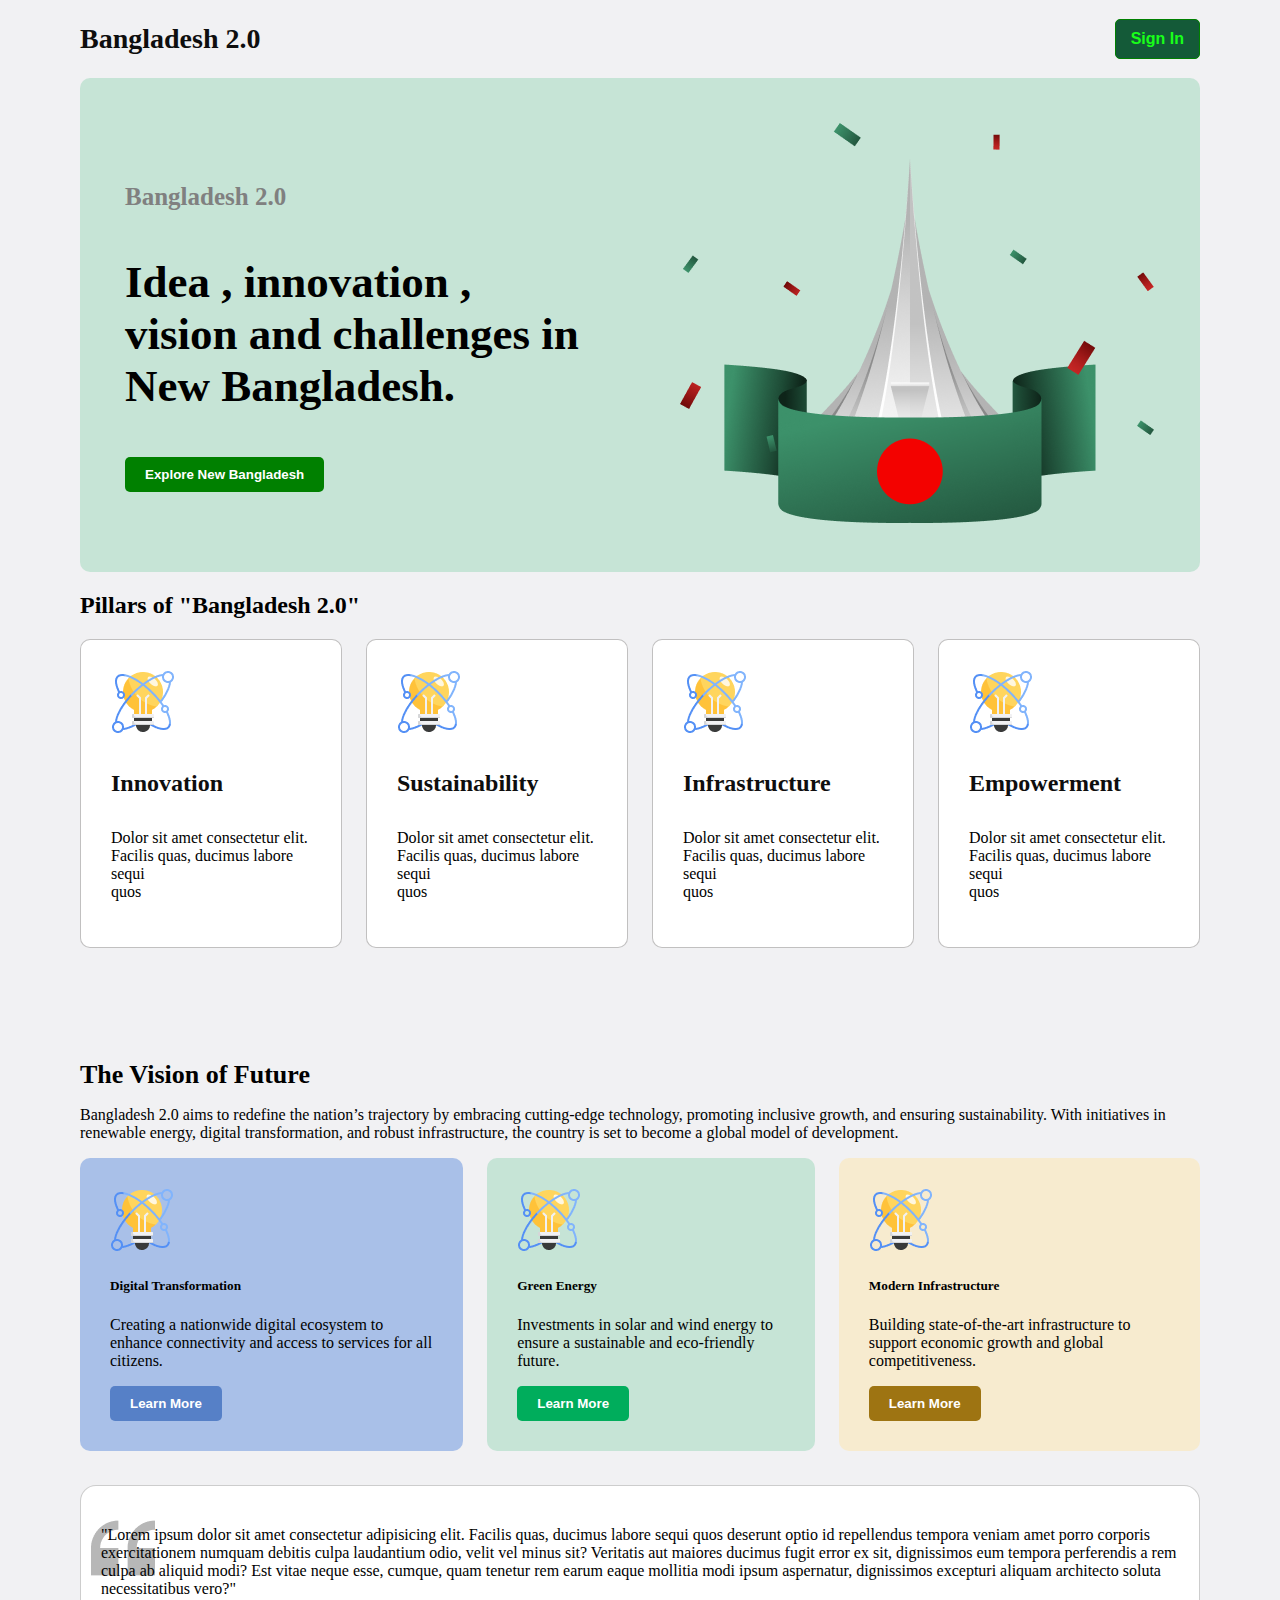
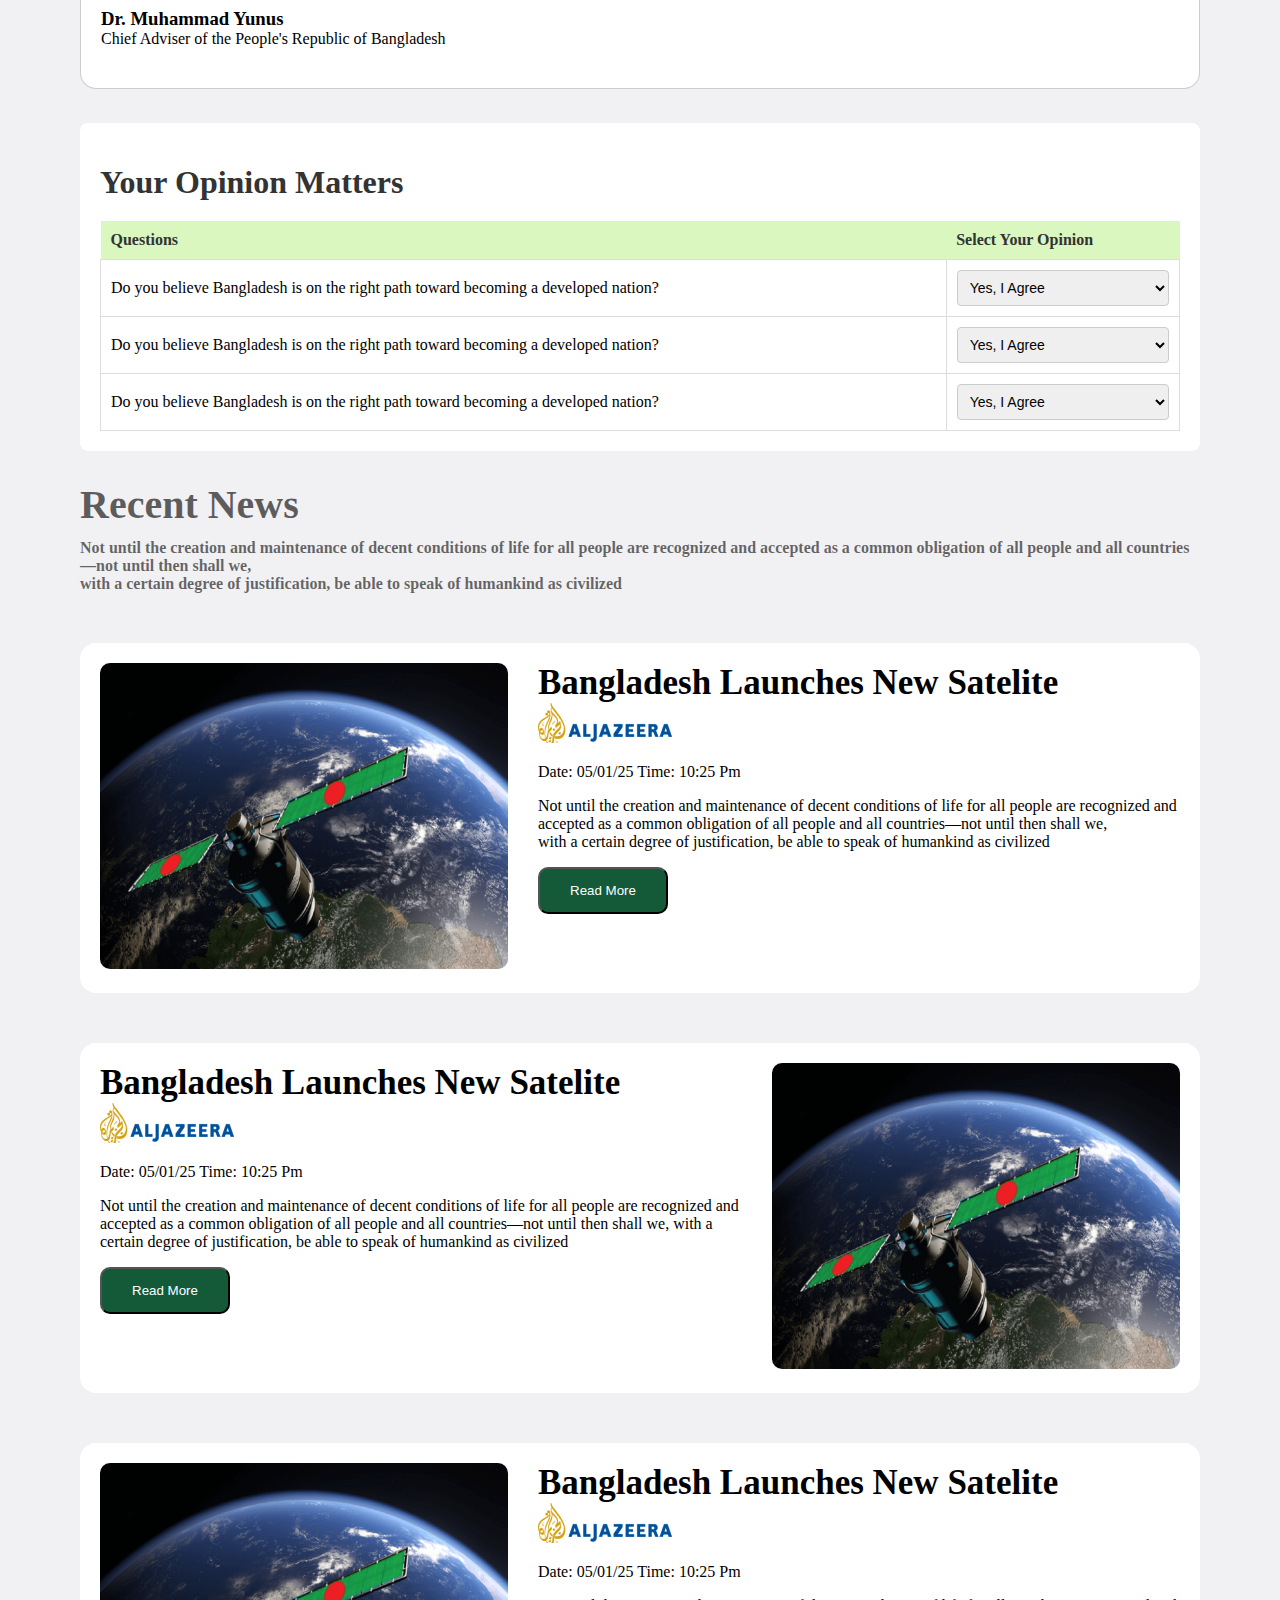
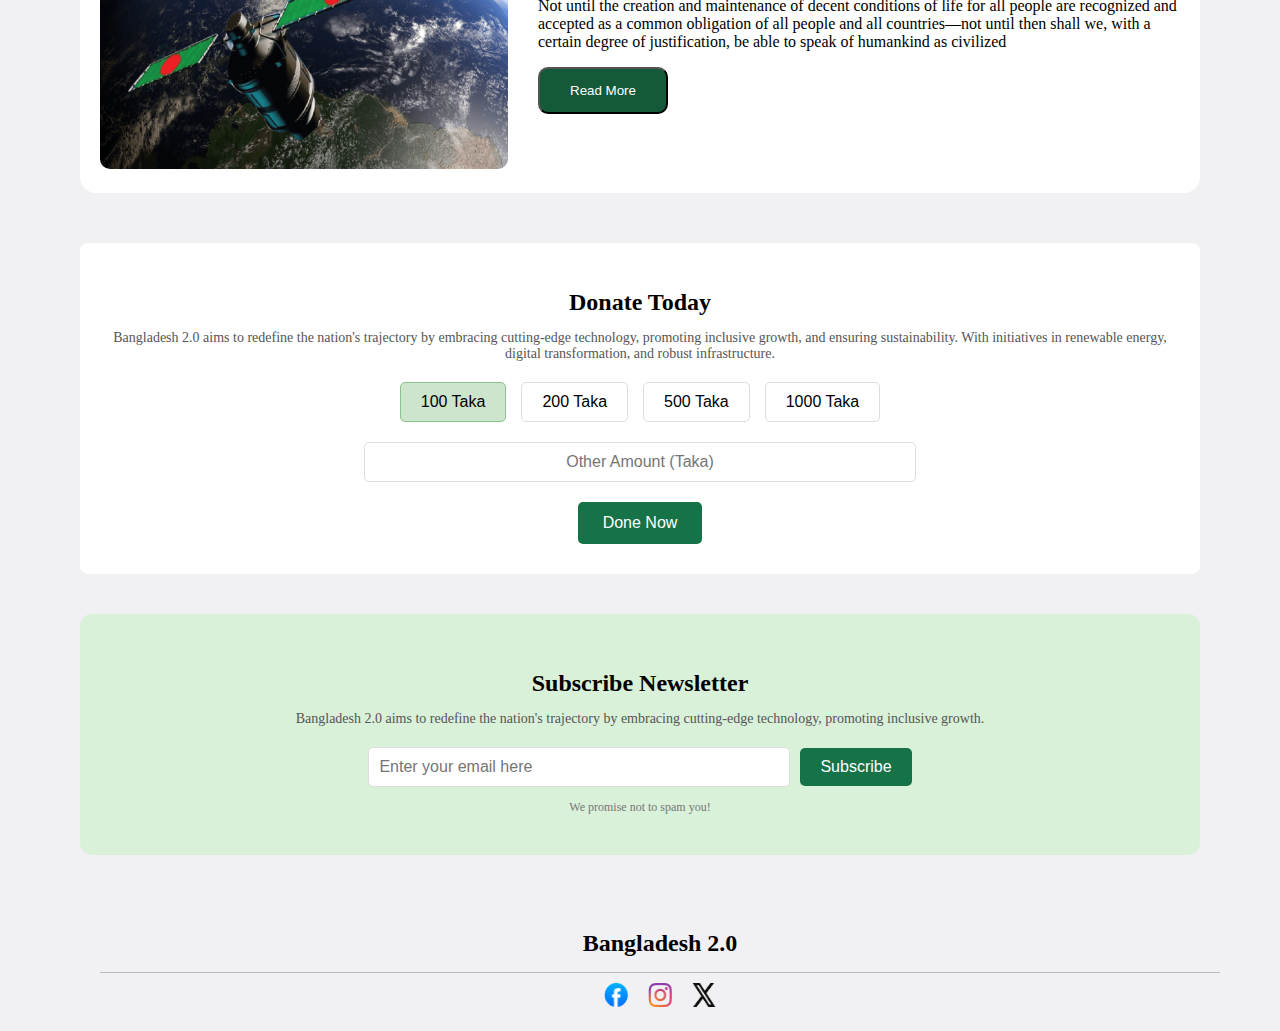
<file: index.html>
<!DOCTYPE html>
<html lang="en">

<head>
    <meta charset="UTF-8">
    <meta name="viewport" content="width=device-width, initial-scale=1.0">
    <title>assignment-1</title>
    <link rel="stylesheet" href="style/style.css">
</head>

<body>

    <header>
        <H2 class="title">Bangladesh 2.0</H2>
        <button  class="sign" ><a href="#">Sign In</a></button>
    </header> 

    <main>



        <section class="hero">
            <div class="div1">
                <p class="hero-header">Bangladesh 2.0</p>
                <h3>Idea , innovation , <br>
                    vision and challenges in <br> New Bangladesh.</h3>
                <button class="btn-hero"><a href="">Explore New Bangladesh</a></button>

            </div class="div2">




            <div>
                <img class="hero-img" src="image/hero.png" alt="">
            </div>

        </section>
        <section>





            <h2>Pillars of "Bangladesh 2.0"</h2>
            <div class="skills-container">
                <div class="skills">
                    <img src="image/card-icon.png" alt="">
                    <h4 class="skills-title">Innovation</h4>
                    <p class="skills-descrit">Dolor sit amet consectetur elit. Facilis quas, ducimus labore sequi
                        <br>quos
                    </p>
                </div>
                <div class="skills">
                    <img src="image/card-icon.png" alt="">
                    <h4 class="skills-title">Sustainability</h4>
                    <p class="skills-descrit">Dolor sit amet consectetur elit. Facilis quas, ducimus labore sequi
                        <br>quos
                    </p>
                </div>
                <div class="skills">
                    <img src="image/card-icon.png" alt="">
                    <h4 class="skills-title">Infrastructure</h4>
                    <p class="skills-descrit">Dolor sit amet consectetur elit. Facilis quas, ducimus labore sequi
                        <br>quos
                    </p>
                </div>
                <div class="skills">
                    <img src="image/card-icon.png" alt="">
                    <h4 class="skills-title">Empowerment</h4>
                    <p class="skills-descrit">Dolor sit amet consectetur elit. Facilis quas, ducimus labore sequi
                        <br>quos
                    </p>
                </div>
            </div>
            </div>
            <div>
                <div>
                    <h5 class="vision">The Vision of Future</h5>
                    <p>Bangladesh 2.0 aims to redefine the nation’s trajectory by embracing cutting-edge technology,
                        promoting inclusive growth, and ensuring sustainability. With initiatives in renewable energy,
                        digital transformation, and robust infrastructure, the country is set to become a global model
                        of development.</p>
                </div>
                <div class="fast-container">
                    <div class="box1">
                        <img src="image/card-icon.png" alt="">
                        <h5>Digital Transformation</h5>
                        <p>Creating a nationwide digital ecosystem to enhance connectivity and access to services for
                            all citizens.</p>
                        <button class="btn-vision"  ><a href="">Learn More</a></button>
                    </div>
                    <div class="box2">
                        <img src="image/card-icon.png" alt="">
                        <h5>Green Energy</h5>
                        <p>Investments in solar and wind energy to ensure a sustainable and eco-friendly future.</p>
                        <button class="btn-vision1"  ><a href="">Learn More</a></button>
                    </div>
                    <div class="box3">
                        <img src="image/card-icon.png" alt="">
                        <h5>Modern Infrastructure</h5>
                        <p>Building state-of-the-art infrastructure to support economic growth and global
                            competitiveness.</p>
                        <button class="btn-vision2"  ><a href="">Learn More</a></button>
                    </div>
                </div>
            </div>

            <div class="main-testimonial">
                <div class="testimonial-section">
                
                    <p>"Lorem ipsum dolor sit amet consectetur adipisicing elit. Facilis quas, ducimus labore sequi quos
                        deserunt optio id repellendus tempora veniam amet porro corporis exercitationem numquam debitis
                        culpa laudantium odio, velit vel minus sit? Veritatis aut maiores ducimus fugit error ex sit,
                        dignissimos eum tempora perferendis a rem culpa ab aliquid modi? Est vitae neque esse, cumque,
                        quam tenetur rem earum eaque mollitia modi ipsum aspernatur, dignissimos excepturi aliquam
                        architecto soluta necessitatibus vero?"</p>

                    <h3>Dr. Muhammad Yunus</h3>
                    <p>Chief Adviser of the People's Republic of Bangladesh</p>
                
            </div>
            </div>

          


            <div class="container-table">
                <h1>Your Opinion Matters</h1>
                <table class="opinion-table">
                    <thead>
                        <tr>
                            <th>Questions</th>
                            <th>Select Your Opinion</th>
                        </tr>
                    </thead>
                    <tbody>
                        <tr>
                            <td>Do you believe Bangladesh is on the right path toward becoming a developed nation?</td>
                            <td>
                                <select>
                                    <option value="agree">Yes, I Agree</option>
                                    
                                </select>
                            </td>
                        </tr>
                        <tr>
                            <td>Do you believe Bangladesh is on the right path toward becoming a developed nation?</td>
                            <td>
                                <select>
                                    <option value="agree">Yes, I Agree</option>
                                </select>
                            </td>
                        </tr>
                        <tr>
                            <td>Do you believe Bangladesh is on the right path toward becoming a developed nation?</td>
                            <td>
                                <select>
                                    <option value="agree">Yes, I Agree</option>
                                </select>
                            </td>
                        </tr>
                    </tbody>
                </table>
            </div>






            
    <div class="fist-title">
                    
        <h2>Recent News</h2>
        <p>Not until the creation and maintenance of decent conditions of life for all people are recognized and
        accepted as a common obligation of all people and all countries—not until then shall we,<br>
        with a certain degree of justification, be able to speak of humankind as civilized</p>
    </div>

<!-- news sections -->
    <div class="news-box">

        <div class="news-cover">
            <img src="image/satelite.png" alt="">
        </div>

        <div class="news-part">
            <h1 class="news-title">Bangladesh Launches New Satelite </h1>
            <img src="image/al-jazeera.png" alt="">
            <p>Date: 05/01/25 Time: 10:25 Pm</p>
            <p>Not until the creation and maintenance of decent conditions of life for all people are recognized and accepted as a common obligation of all people and all countries—not until then shall we,<br>
            with a certain degree of justification, be able to speak of humankind as civilized</p>
            <button><a href="">Read More</a></button>
        </div>

    </div>


    <div class="news-box">
         
        <div class="news-part">
            <h1 class="news-title">Bangladesh Launches New Satelite </h1>
            <img src="image/al-jazeera.png" alt="">
            <p>Date: 05/01/25 Time: 10:25 Pm</p>
            <p>Not until the creation and maintenance of decent conditions of life for all people are recognized and accepted as a common obligation of all people and all countries—not until then shall we,
            with a certain degree of justification, be able to speak of humankind as civilized</p>
            <button><a href="">Read More</a></button>
        </div>



        <div class="news-cover">
            <img src="image/satelite.png" alt="">
        </div>

       

    </div>


    <div class="news-box">

        <div class="news-cover">
            <img src="image/satelite.png" alt="">
        </div>

        <div class="news-part">
            <h1 class="news-title">Bangladesh Launches New Satelite </h1>
            <img src="image/al-jazeera.png" alt="">
            <p>Date: 05/01/25 Time: 10:25 Pm</p>
            <p>Not until the creation and maintenance of decent conditions of life for all people are recognized and accepted as a common obligation of all people and all countries—not until then shall we,
            with a certain degree of justification, be able to speak of humankind as civilized</p>
            <button><a href="">Read More</a></button>
        </div>

    </div>



    <div class="donation-container">
        <h1>Donate Today</h1>
        <p>Bangladesh 2.0 aims to redefine the nation's trajectory by embracing cutting-edge technology, promoting inclusive growth, and ensuring sustainability. With initiatives in renewable energy, digital transformation, and robust infrastructure.</p>
        <div class="donation-options">
            <button class="selected">100 Taka</button>
            <button>200 Taka</button>
            <button>500 Taka</button>
            <button>1000 Taka</button>
        </div>
        <div class="custom-amount">
            <input type="text" placeholder="Other Amount (Taka)">
        </div>
        <button class="donate-btn">Done Now</button>
    </div>


    <div class="newsletter-container">
        <h1>Subscribe Newsletter</h1>
        <p>Bangladesh 2.0 aims to redefine the nation's trajectory by embracing cutting-edge technology, promoting inclusive growth.</p>
        <div class="email-input">
            <input type="email" placeholder="Enter your email here">
            <button>Subscribe</button>
        </div>
        <small>We promise not to spam you!</small>
    </div>




    <footer>
        <h2 class="footer-title">Bangladesh 2.0</h2>
        <div class="social-icons">
            <a href="#"><img src="image/facebook.png" alt=""></a>
            <a href="#"><img src="image/instagram.png" alt=""></a>
            <a href="#"><img src="image/x.png" alt=""></a>
        </div>
    </footer>
</file>
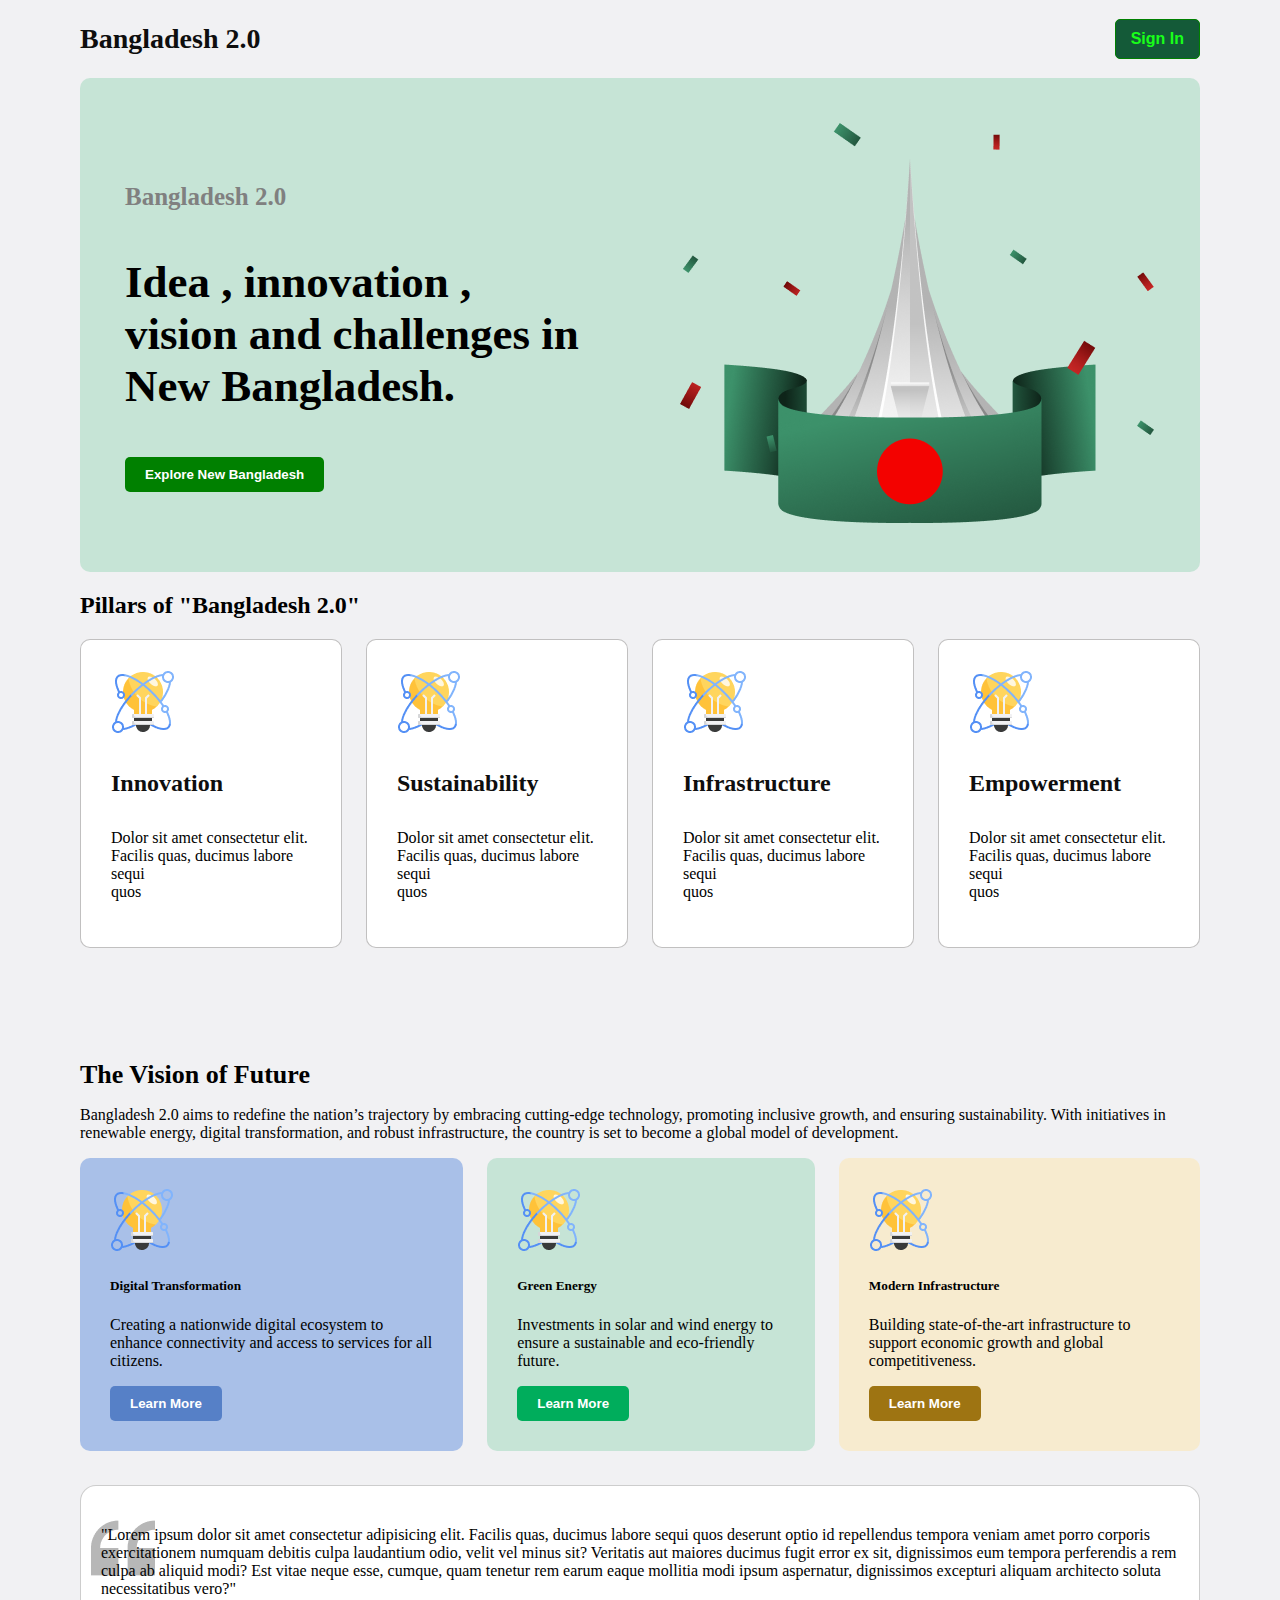
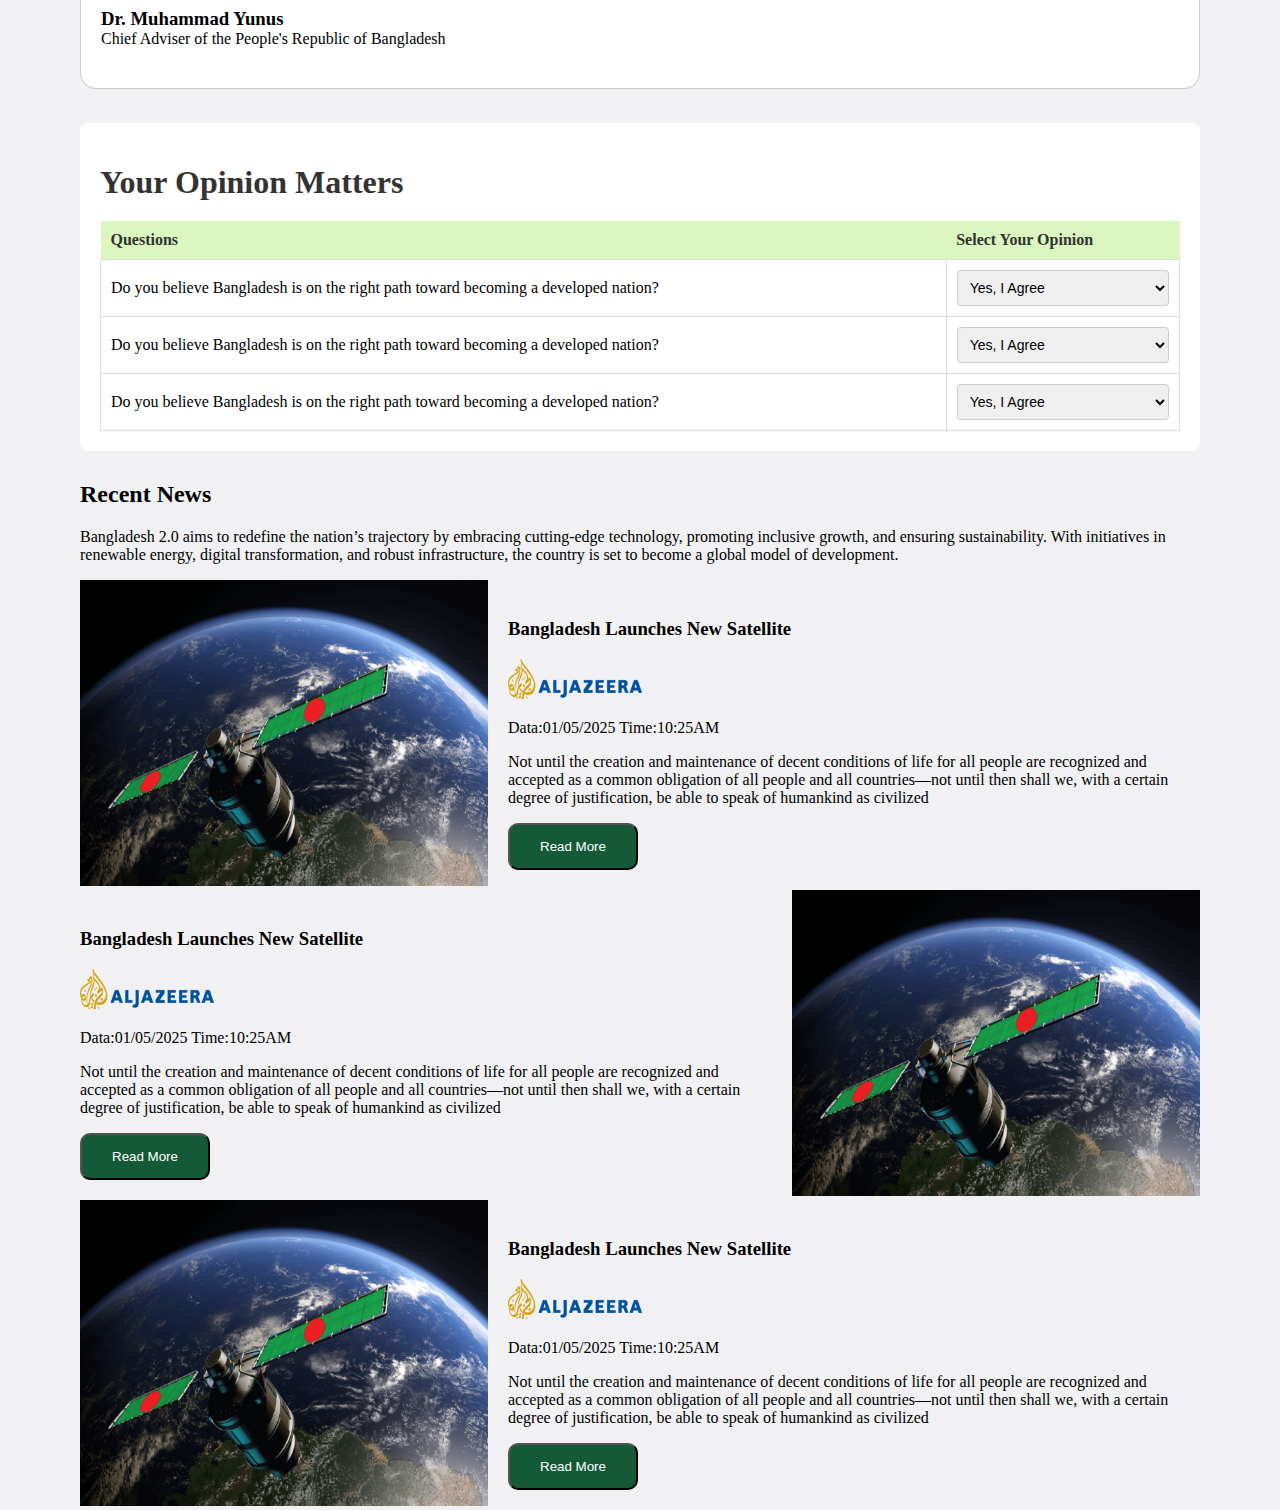
<file: indes.html>
<!DOCTYPE html>
<html lang="en">

<head>
    <meta charset="UTF-8">
    <meta name="viewport" content="width=device-width, initial-scale=1.0">
    <title>assignment-1</title>
    <link rel="stylesheet" href="style/style.css">
</head>

<body>

    <header>
        <H2 class="title">Bangladesh 2.0</H2>
        <button  class="sign" ><a href="#">Sign In</a></button>
    </header> 

    <main>



        <section class="hero">
            <div class="div1">
                <p class="hero-header">Bangladesh 2.0</p>
                <h3>Idea , innovation , <br>
                    vision and challenges in <br> New Bangladesh.</h3>
                <button class="btn-hero"><a href="">Explore New Bangladesh</a></button>

            </div class="div2">




            <div>
                <img class="hero-img" src="image/hero.png" alt="">
            </div>

        </section>
        <section>





            <h2>Pillars of "Bangladesh 2.0"</h2>
            <div class="skills-container">
                <div class="skills">
                    <img src="image/card-icon.png" alt="">
                    <h4 class="skills-title">Innovation</h4>
                    <p class="skills-descrit">Dolor sit amet consectetur elit. Facilis quas, ducimus labore sequi
                        <br>quos
                    </p>
                </div>
                <div class="skills">
                    <img src="image/card-icon.png" alt="">
                    <h4 class="skills-title">Sustainability</h4>
                    <p class="skills-descrit">Dolor sit amet consectetur elit. Facilis quas, ducimus labore sequi
                        <br>quos
                    </p>
                </div>
                <div class="skills">
                    <img src="image/card-icon.png" alt="">
                    <h4 class="skills-title">Infrastructure</h4>
                    <p class="skills-descrit">Dolor sit amet consectetur elit. Facilis quas, ducimus labore sequi
                        <br>quos
                    </p>
                </div>
                <div class="skills">
                    <img src="image/card-icon.png" alt="">
                    <h4 class="skills-title">Empowerment</h4>
                    <p class="skills-descrit">Dolor sit amet consectetur elit. Facilis quas, ducimus labore sequi
                        <br>quos
                    </p>
                </div>
            </div>
            </div>
            <div>
                <div>
                    <h5 class="vision">The Vision of Future</h5>
                    <p>Bangladesh 2.0 aims to redefine the nation’s trajectory by embracing cutting-edge technology,
                        promoting inclusive growth, and ensuring sustainability. With initiatives in renewable energy,
                        digital transformation, and robust infrastructure, the country is set to become a global model
                        of development.</p>
                </div>
                <div class="fast-container">
                    <div class="box1">
                        <img src="image/card-icon.png" alt="">
                        <h5>Digital Transformation</h5>
                        <p>Creating a nationwide digital ecosystem to enhance connectivity and access to services for
                            all citizens.</p>
                        <button class="btn-vision"  ><a href="">Learn More</a></button>
                    </div>
                    <div class="box2">
                        <img src="image/card-icon.png" alt="">
                        <h5>Green Energy</h5>
                        <p>Investments in solar and wind energy to ensure a sustainable and eco-friendly future.</p>
                        <button class="btn-vision1"  ><a href="">Learn More</a></button>
                    </div>
                    <div class="box3">
                        <img src="image/card-icon.png" alt="">
                        <h5>Modern Infrastructure</h5>
                        <p>Building state-of-the-art infrastructure to support economic growth and global
                            competitiveness.</p>
                        <button class="btn-vision2"  ><a href="">Learn More</a></button>
                    </div>
                </div>
            </div>

            <div class="main-testimonial">
                <div class="testimonial-section">
                
                    <p>"Lorem ipsum dolor sit amet consectetur adipisicing elit. Facilis quas, ducimus labore sequi quos
                        deserunt optio id repellendus tempora veniam amet porro corporis exercitationem numquam debitis
                        culpa laudantium odio, velit vel minus sit? Veritatis aut maiores ducimus fugit error ex sit,
                        dignissimos eum tempora perferendis a rem culpa ab aliquid modi? Est vitae neque esse, cumque,
                        quam tenetur rem earum eaque mollitia modi ipsum aspernatur, dignissimos excepturi aliquam
                        architecto soluta necessitatibus vero?"</p>

                    <h3>Dr. Muhammad Yunus</h3>
                    <p>Chief Adviser of the People's Republic of Bangladesh</p>
                
            </div>
            </div>

          


            <div class="container-table">
                <h1>Your Opinion Matters</h1>
                <table class="opinion-table">
                    <thead>
                        <tr>
                            <th>Questions</th>
                            <th>Select Your Opinion</th>
                        </tr>
                    </thead>
                    <tbody>
                        <tr>
                            <td>Do you believe Bangladesh is on the right path toward becoming a developed nation?</td>
                            <td>
                                <select>
                                    <option value="agree">Yes, I Agree</option>
                                    
                                </select>
                            </td>
                        </tr>
                        <tr>
                            <td>Do you believe Bangladesh is on the right path toward becoming a developed nation?</td>
                            <td>
                                <select>
                                    <option value="agree">Yes, I Agree</option>
                                </select>
                            </td>
                        </tr>
                        <tr>
                            <td>Do you believe Bangladesh is on the right path toward becoming a developed nation?</td>
                            <td>
                                <select>
                                    <option value="agree">Yes, I Agree</option>
                                </select>
                            </td>
                        </tr>
                    </tbody>
                </table>
            </div>






            <section class="en-container">
                <div class="one">
                    <div class="two">
                        <h2>Recent News</h2>
                        <p>Bangladesh 2.0 aims to redefine the nation’s trajectory by embracing cutting-edge technology,
                            promoting inclusive growth, and ensuring sustainability. With initiatives in renewable
                            energy, digital transformation, and robust infrastructure, the country is set to become a
                            global model of development.</p>
                </div>


                    <div class="main-three">

                        <div class="three">
                            <img src="image/satelite.png" alt="">
                        </div>

                        <div class="four">
                            <h3>Bangladesh Launches New Satellite</h3>
                            <img class="bg-news" src="image/al-jazeera.png" alt="">
                            <p>Data:01/05/2025 Time:10:25AM</p>
                            <p>Not until the creation and maintenance of decent conditions of life for all people are
                                recognized and accepted as a common obligation of all people and all countries—not until
                                then shall we,
                                with a certain degree of justification, be able to speak of humankind as civilized</p>
                            <button><a href="">Read More</a></button>
                        </div>
                    </div>


                    <div class="main-three">
                        
                        <div class="four">
                            <h3>Bangladesh Launches New Satellite</h3>
                            <img src="image/al-jazeera.png" alt="">
                            <p>Data:01/05/2025 Time:10:25AM</p>
                            <p>Not until the creation and maintenance of decent conditions of life for all people are
                                recognized and accepted as a common obligation of all people and all countries—not until
                                then shall we,
                                with a certain degree of justification, be able to speak of humankind as civilized</p>
                            <button><a href="">Read More</a></button>
                        </div>

                        <div class="three">
                            <img src="image/satelite.png" alt="">
                        </div>

                        
                    </div>

                    <div class="main-three">
                        
                        
                        
                        <div class="three">
                            <img src="image/satelite.png" alt="">
                        </div>

                        <div class="four">
                            <h3>Bangladesh Launches New Satellite</h3>
                            <img src="image/al-jazeera.png" alt="">
                            <p>Data:01/05/2025 Time:10:25AM</p>
                            <p>Not until the creation and maintenance of decent conditions of life for all people are
                                recognized and accepted as a common obligation of all people and all countries—not until
                                then shall we,
                                with a certain degree of justification, be able to speak of humankind as civilized</p>
                            <button><a href="">Read More</a></button>
                        </div>

                        
                    </div>



            </section>
    </main>

</body>

</html>
</file>
<file: style/style.css>
body{
    margin: 0px;
    padding: 0px 80px;
    background-color: #F1F1F3;
    
}
header .title{
    font-size: 28px;
    font-weight: bold;
    color: #0E0E0E;

}
header{
    display: flex;
    justify-content: space-between;
    align-items: center;
}

header button {

    padding: 10px 15px;
    font-size: 16px ;
    border: 1.5px solid green ;
   border-radius: 5px;
    
}

header button a {
    text-decoration: none ;
    color: rgb(25, 255, 25);
    font-weight: 600;
}


.hero{
    display: flex;
    justify-content: space-between;
    align-items: center;
    background-color: #C6E4D6;
    gap: 30px;
    border-radius: 10px;
    padding: 45px;
}




.div1 p {
    font-size: 25px !important;
    color: gray;
    font-weight: 700;
    
}


.btn-hero{
    padding: 10px 20px;
    background-color: green;
    color: white;
    border:none;
    border-radius: 5px;
}


.btn-hero a{
    color: white;
    text-decoration: none ;
    font-weight: 600;
}
.div1 h3{

    font-size: 45px;
    
}

.skills-container{
    display: flex;
    gap: 24px;
    
}

.skills{
    padding: 30px;
    background-color: #ffffff;
    border: 1px solid rgba(40, 37, 37, 0.29);
    border-radius: 10px;
}
.skills-title{
    font-weight: bold;
    font-size: 24px;
    color: #0E0E0E;
}


.fast-container{
    display: flex;
    gap: 24px;
}

.box1{
    padding: 30px;
    background-color: #6995df86;
    border-radius: 10px;
}
.box2{
    padding: 30px;
    background-color: #C6E4D6;
    border-radius: 10px;
}
.box3{
    padding: 30px;
    background-color: #f7ebcf;
    border-radius: 10px;
}

.fast-container{
    display: flex;
    gap: 24px;
    
}

.btn-vision{
    padding: 10px 20px;
    border-radius: 5px;
    border:none;
    background-color: #0c46a986;
}

.btn-vision1{
    padding: 10px 20px;
    border-radius: 5px;
    border:none;
    background-color: #00ad5c;
    
}

.btn-vision2{
    padding: 10px 20px;
    border-radius: 5px;
    border:none;
    background-color: #9e7412;
}


.btn-vision  a{
    text-decoration: none ;
    font-weight: 600;
    color: white;
}

.btn-vision1  a{
    text-decoration: none ;
    font-weight: 600;
    color: white;
}


.btn-vision2  a{
    text-decoration: none ;
    font-weight: 600;
    color: white;
}

.main-three{
    display: flex;
    justify-content: space-between;
    align-items: center;
    gap: 20px;
}

.vision{
    font-size: 26px;
    margin: 0px;
    padding-top: 10%;
}

.testimonial-section{
    background-image: url(/image/quote-bg.png);
    background-repeat: no-repeat;
    background-position: top left;
    padding: 10px;
   
    
}

.main-testimonial{
    padding: 30px 10px;
    background-color: white;
    margin: 3% 0px;
    border-radius: 16px;
    border: 1px solid rgba(128, 128, 128, 0.397);
    
}

.testimonial-section h3{
    margin: 0px;
    padding-top: 10px;
}
.testimonial-section p {
    margin: 0px;
}

.main-group{
    display: flex;
    justify-content: space-between;
    align-items: center;
    background-color: aqua;
}

.alpha-group{

    border: 1px solid rgba(31, 29, 29, 0.192);
    display: flex;
    justify-content: space-between;
    align-items: center;
    padding: 5px 3px;
}

.table-column{
    display: flex;
    
}






.container-table {
    margin: 30px auto;
    background: #ffffff;
    padding: 20px;
    border-radius: 8px;
    margin: 10px 0p
    
}

.container-table h1 {
    color: #333333;
    margin-bottom: 20px;
}

.opinion-table {
    width: 100%;
    border-collapse: collapse;
}

.opinion-table th {
    background-color: #d9f7be;
    text-align: left;
    padding: 10px;
    font-size: 16px;
    color: #333;
}

.opinion-table td {
    padding: 10px;
    border: 1px solid #ddd;
    vertical-align: middle;
}

.opinion-table td select {
    width: 100%;
    padding: 8px;
    border: 1px solid #ccc;
    border-radius: 4px;
    font-size: 14px;
}

.fist-title h2{
    font-size: 40px;
    font-weight: bold;
    color: #0e0e0ea8;
    padding-bottom: 1%;
    margin: 0;

}
.fist-title p{
    font-weight: 600;
    color: #0e0e0ea1;
    padding: 0;
    margin: 0;
   
}

/* news css start */


.news-box{
    background-color: #fff;
    display: flex;
    justify-content: space-between;
    align-items: flex-start;
    gap: 30px;
    padding: 20px;
    border-radius: 16px;
    margin: 50px 0px;
}

.news-title{
    padding: 0px;
    margin: 0px;
    font-size: 35px;
}

.news-cover img{
    border-radius: 10px;
    
}

button{
    padding: 14px 30px;
    border-radius: 10px;
    background-color: #145a38;
    
    
}
button:hover{
    background-color: #00ff84;
}

button a{
    color: #ffffff;
    text-decoration: none;
    
}
/* News css end */


     

 .donation-container {
    text-align: center;
    background-color: white;
    padding: 30px;
    border-radius: 8px;
          
}

.donation-container h1 {
    font-size: 24px;
    margin-bottom: 10px;
}

.donation-container p {
    font-size: 14px;
    color: #555;
    margin-bottom: 20px;
}

.donation-options {
    display: flex;
    justify-content: center;
    gap: 15px;
    margin-bottom: 20px;
}

.donation-options button {
    background-color: white;
    border: 1px solid #ddd;
    padding: 10px 20px;
    border-radius: 5px;
    font-size: 16px;
}   

      

.donation-options .selected {
    background-color: #cce5cc;
    border-color: #8bc48b;
}

.custom-amount input {
    width: 50%;
    padding: 10px;
    font-size: 16px;
    border: 1px solid #ddd;
    border-radius: 5px;
    text-align: center;
    margin-bottom: 20px;
}

.donate-btn {
    background-color: #157347;
    color: white;
    border: none;
    padding: 12px 25px;
    font-size: 16px;
    border-radius: 5px;
}

.donate-btn:hover {
    background-color: #145a38;
}





.newsletter-container {
    background-color: #d9f0d9;
    padding: 40px 20px;
    border-radius: 12px;
    text-align: center;
    
    margin: 40px 0px;
    
}

.newsletter-container h1 {
    font-size: 24px;
    margin-bottom: 10px;
}

.newsletter-container p {
    font-size: 14px;
    color: #555;
    margin-bottom: 20px;
}

.email-input {
    display: flex;
    justify-content: center;
    align-items: center;
    gap: 10px;
    margin-bottom: 10px;
}

.email-input input {
    flex: 1;
    padding: 10px;
    font-size: 16px;
    border: 1px solid #ddd;
    border-radius: 5px;
    outline: none;
    max-width: 400px;
}

.email-input button {
    background-color: #157347;
    color: white;
    border: none;
    padding: 10px 20px;
    font-size: 16px;
    border-radius: 5px;
    
    
}

.email-input button:hover {
    background-color: #145a38;
}

.newsletter-container small {
    font-size: 12px;
    color: #777;
}


footer {
    text-align: center;
    padding: 20px;
    width: 100%;
}

footer h2 {
    margin: 0;
    font-size: 1.5rem;
}

.social-icons {
    margin-top: 10px;
    display: flex;
    justify-content: center;
    gap: 20px;
}

.social-icons a img {
    width: 24px;
    height: 24px;
}

.footer-title{
    border-bottom: 1px solid rgba(128, 128, 128, 0.507);
    padding: 15px 10%;
}
</file>
